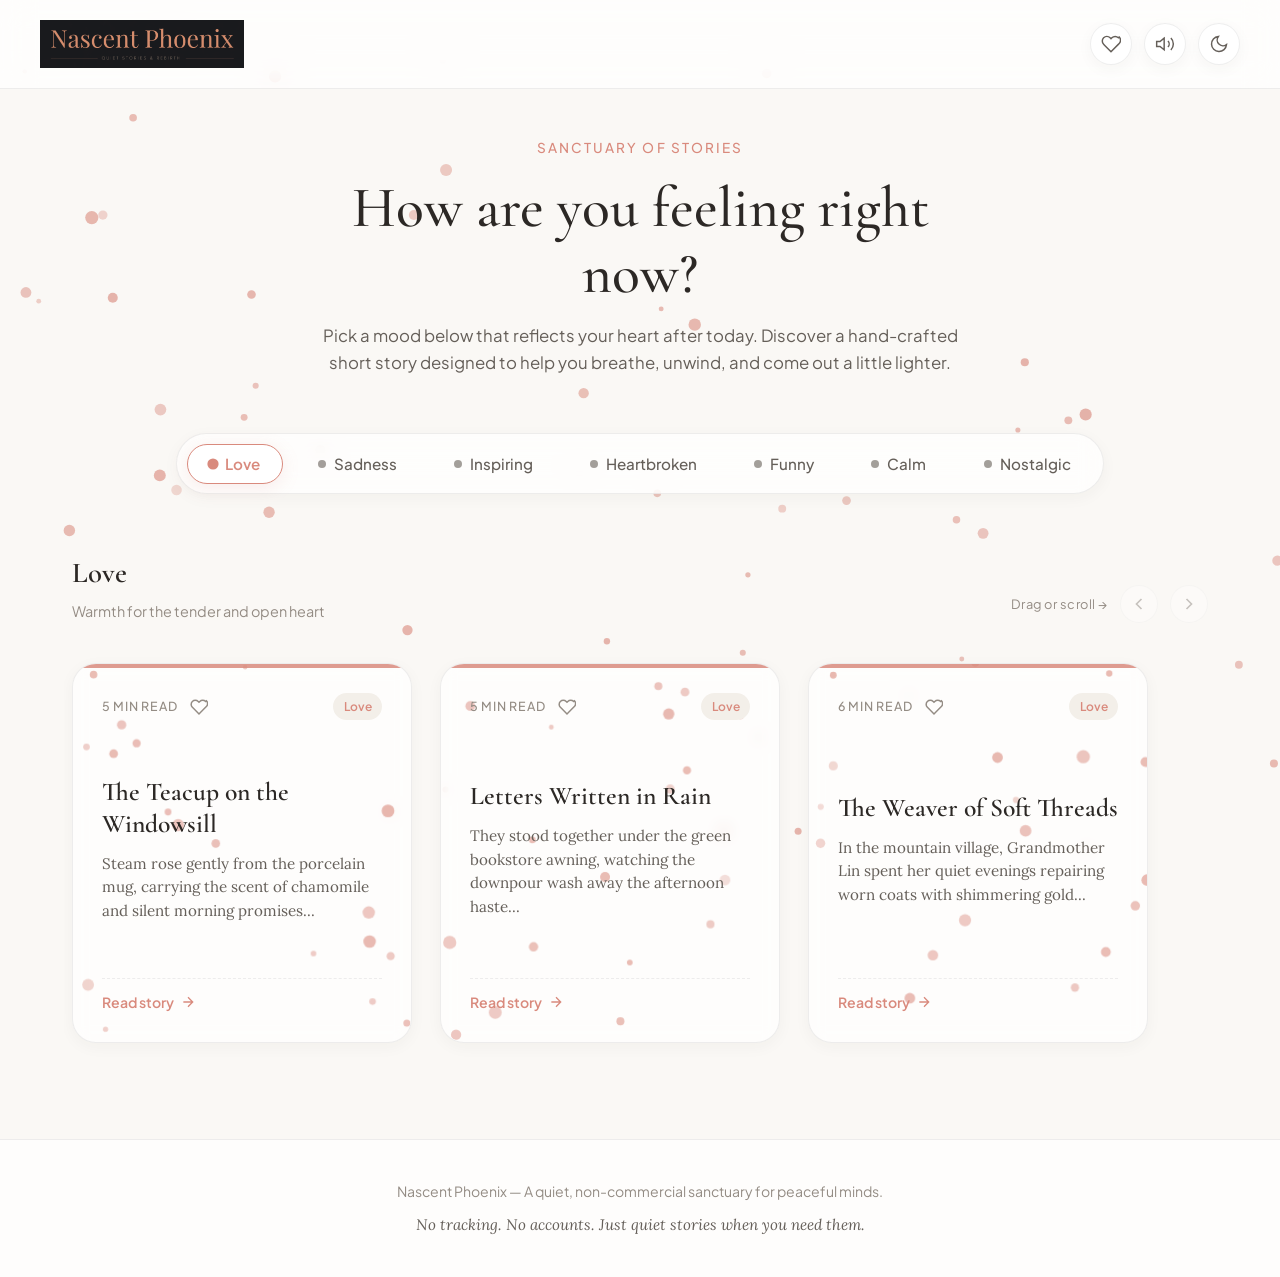
<file: index.html>
<!DOCTYPE html>
<html lang="en" data-theme="light">
<head>
    <meta charset="UTF-8">
    <meta name="viewport" content="width=device-width, initial-scale=1.0">
    <title>Nascent Phoenix | Quiet Stories for Peaceful Minds</title>

    <meta name="description" content="A quiet, non-commercial storytelling platform. Choose a mood, read a hand-crafted short story, and find peace and emotional release after a long day.">
    <link rel="canonical" href="https://nascentphoenix.online">
    <link rel="icon" type="image/svg+xml" href="assets/icons/logo.svg">

    <!-- Open Graph / Social Sharing -->
    <meta property="og:type" content="website">
    <meta property="og:url" content="https://nascentphoenix.online/">
    <meta property="og:title" content="Nascent Phoenix | Quiet Stories for Peaceful Minds">
    <meta property="og:description" content="A quiet space for emotional release. Hand-crafted short stories tailored to your current mood. No ads, no logins, no distractions.">
    <meta property="og:image" content="https://nascentphoenix.online/assets/images/logo.png">

    <!-- Twitter Cards -->
    <meta name="twitter:card" content="summary">
    <meta name="twitter:title" content="Nascent Phoenix | Quiet Stories">
    <meta name="twitter:description" content="A quiet space for peace and emotional release after a long day.">

    <!-- Google Fonts -->
    <link rel="preconnect" href="https://fonts.googleapis.com">
    <link rel="preconnect" href="https://fonts.gstatic.com" crossorigin>
    <link href="https://fonts.googleapis.com/css2?family=Cormorant+Garamond:ital,wght@0,400;0,500;0,600;0,700;1,400;1,600&family=Lora:ital,wght@0,400;0,500;0,600;1,400&family=Plus+Jakarta+Sans:wght@300;400;500;600;700&display=swap" rel="stylesheet">

    <!-- Stylesheet -->
    <link rel="stylesheet" href="style.css">
</head>
<body>

    <!-- HTML5 Background Particle & Atmosphere Canvas -->
    <canvas id="bg-canvas"></canvas>

    <div class="app-container">

        <!-- Floating Minimal Header -->
        <header class="site-header">
            <div class="header-content">
                <a href="#" class="brand-link" aria-label="Nascent Phoenix Home">
                    <img src="assets/images/logo.png" alt="Nascent Phoenix - Quiet Stories & Rebirth" class="brand-logo-img">
                </a>

                <div class="header-actions">
                    <!-- Saved Stories Drawer Toggle Button -->
                    <button class="icon-btn" id="saved-stories-btn" aria-label="Open Saved Stories Drawer" title="Saved Stories">
                        <svg viewBox="0 0 24 24" fill="none" stroke="currentColor" stroke-width="1.8">
                            <path d="M20.84 4.61a5.5 5.5 0 0 0-7.78 0L12 5.67l-1.06-1.06a5.5 5.5 0 0 0-7.78 7.78l1.06 1.06L12 21.23l8.78-8.78 1.06-1.06a5.5 5.5 0 0 0 0-7.78z"></path>
                        </svg>
                        <span class="saved-badge" id="saved-badge" style="display: none;">0</span>
                    </button>

                    <!-- Web Audio Soundscape Toggle -->
                    <button class="icon-btn" id="audio-toggle-btn" aria-label="Toggle Ambient Audio Soundscape" title="Enable Mood Ambient Soundscape">
                        <svg viewBox="0 0 24 24" fill="none" stroke="currentColor">
                            <path d="M11 5L6 9H2v6h4l5 4V5z"></path>
                            <path d="M19.07 4.93a10 10 0 0 1 0 14.14M15.54 8.46a5 5 0 0 1 0 7.07"></path>
                        </svg>
                        <span class="audio-pulse" style="display: none;"></span>
                    </button>

                    <!-- Theme Selector (Light Cream vs Dark Charcoal vs Warm Sepia) -->
                    <button class="icon-btn" id="theme-toggle-btn" aria-label="Toggle Canvas Theme" title="Switch Theme (Cream / Dark / Sepia)">
                        <svg viewBox="0 0 24 24" fill="none" stroke="currentColor">
                            <path d="M21 12.79A9 9 0 1 1 11.21 3 7 7 0 0 0 21 12.79z"></path>
                        </svg>
                    </button>
                </div>
            </div>
        </header>

        <!-- Main Quiet Experience Body -->
        <main class="main-content">

            <!-- Hero Section & Mood Prompt -->
            <section class="hero-prompt">
                <span class="hero-subtitle">Sanctuary of Stories</span>
                <h1 class="hero-title">How are you feeling right now?</h1>
                <p class="hero-description">
                    Pick a mood below that reflects your heart after today. Discover a hand-crafted short story designed to help you breathe, unwind, and come out a little lighter.
                </p>
            </section>

            <!-- Mood Selection Pills Bar -->
            <section class="mood-selector-wrapper" aria-label="Mood categories">
                <nav class="mood-pills-bar" id="mood-pills-bar">
                    <!-- Dynamic Mood Pills injected via script.js -->
                </nav>
            </section>

            <!-- Stories Carousel Section -->
            <section class="stories-deck-section" aria-label="Short Stories Deck">
                <div class="deck-header">
                    <div class="deck-info">
                        <h2 class="deck-mood-title" id="deck-mood-title">Love & Tenderness</h2>
                        <span class="deck-mood-tagline" id="deck-mood-tagline">Warmth for the tender and open heart</span>
                    </div>

                    <div class="deck-controls">
                        <span class="drag-hint">Drag or scroll &rarr;</span>
                        <button class="carousel-nav-btn" id="carousel-prev-btn" aria-label="Previous Stories" disabled>
                            <svg width="20" height="20" viewBox="0 0 24 24" fill="none" stroke="currentColor" stroke-width="2">
                                <path d="M15 18l-6-6 6-6"/>
                            </svg>
                        </button>
                        <button class="carousel-nav-btn" id="carousel-next-btn" aria-label="Next Stories">
                            <svg width="20" height="20" viewBox="0 0 24 24" fill="none" stroke="currentColor" stroke-width="2">
                                <path d="M9 18l6-6-6-6"/>
                            </svg>
                        </button>
                    </div>
                </div>

                <div class="carousel-track-wrapper" id="carousel-track-wrapper">
                    <div class="carousel-track" id="carousel-track">
                        <!-- Dynamic Story Cards injected via script.js -->
                    </div>
                </div>
            </section>

        </main>

        <!-- Quiet Footer -->
        <footer class="site-footer">
            <div class="footer-content">
                <p class="footer-text">Nascent Phoenix — A quiet, non-commercial sanctuary for peaceful minds.</p>
                <p class="footer-tagline">No tracking. No accounts. Just quiet stories when you need them.</p>
            </div>
        </footer>

    </div>

    <!-- Full-Screen Distraction-Free Reading Modal -->
    <div class="modal-overlay" id="reading-modal" role="dialog" aria-modal="true" aria-labelledby="reading-title">
        <!-- Dedicated In-Reading Mood Particle Canvas -->
        <canvas id="modal-canvas"></canvas>

        <div class="modal-container" id="modal-container">
            
            <!-- Sticky Control Bar with Scroll Reading Progress -->
            <div class="modal-header-actions">
                <div class="reading-progress-track">
                    <div class="reading-progress-bar" id="reading-progress-bar"></div>
                </div>

                <div class="font-size-controls">
                    <button class="font-btn" id="font-decrease-btn" title="Decrease Text Size" aria-label="Decrease text size">A-</button>
                    <button class="font-btn" id="font-increase-btn" title="Increase Text Size" aria-label="Increase text size">A+</button>
                </div>

                <button class="close-modal-btn" id="close-modal-btn" aria-label="Close reading view">
                    <span>Close</span>
                    <svg width="18" height="18" viewBox="0 0 24 24" fill="none" stroke="currentColor" stroke-width="2">
                        <line x1="18" y1="6" x2="6" y2="18"></line>
                        <line x1="6" y1="6" x2="18" y2="18"></line>
                    </svg>
                </button>
            </div>

            <!-- Reading Header Meta -->
            <div class="reading-meta">
                <span class="reading-mood-badge" id="reading-mood-badge">Love</span>
                <h1 class="reading-title" id="reading-title">The Teacup on the Windowsill</h1>
                <p class="reading-subtitle" id="reading-subtitle">A small gesture across a quiet morning</p>
                <div class="reading-divider"></div>
            </div>

            <!-- Optional Breath Rhythm Widget -->
            <div class="breath-widget">
                <div class="breath-circle-wrapper">
                    <div class="breath-circle"></div>
                </div>
                <span class="breath-label">Take a deep breath in... and let go...</span>
            </div>

            <!-- Reading Body Content (65ch constrained) -->
            <article class="reading-body" id="reading-body">
                <!-- Injected via script.js -->
            </article>

            <!-- Reflection & Grounding Box -->
            <div class="reflection-box">
                <p class="reflection-quote" id="reflection-quote">Notice the warmth in your hands right now. Someone's kindness has touched your life today.</p>
                <button class="finish-reading-btn" id="finish-reading-btn">Return to Quiet</button>
            </div>

        </div>
    </div>

    <!-- Saved Stories Drawer Modal -->
    <div class="drawer-overlay" id="saved-drawer-modal" role="dialog" aria-modal="true" aria-labelledby="saved-drawer-title">
        <div class="drawer-container">
            <div class="drawer-header">
                <h2 class="drawer-title" id="saved-drawer-title">Saved for Quiet Nights</h2>
                <button class="close-modal-btn" id="close-saved-drawer-btn" aria-label="Close Saved Drawer">
                    <svg width="18" height="18" viewBox="0 0 24 24" fill="none" stroke="currentColor" stroke-width="2">
                        <line x1="18" y1="6" x2="6" y2="18"></line>
                        <line x1="6" y1="6" x2="18" y2="18"></line>
                    </svg>
                </button>
            </div>
            <p class="drawer-subtitle">Stories you've bookmarked to return to whenever your heart needs solace.</p>
            <div class="drawer-list" id="saved-drawer-list">
                <!-- Dynamic saved stories injected via script.js -->
            </div>
        </div>
    </div>

    <!-- Time Spent in Peace Toast Notification -->
    <div class="peace-toast" id="peace-toast" role="status" aria-live="polite">
        <span class="toast-icon">✨</span>
        <span class="toast-message" id="toast-message">You spent 3 quiet minutes with yourself tonight.</span>
    </div>

    <!-- Application Script -->
    <script src="script.js"></script>
</body>
</html>
</file>
<file: style.css>
/* ==========================================================================
   Nascent Phoenix - Quiet Emotional Storytelling Platform
   Visual System & CSS Architecture (Complete Experience & Atmospheric Polish)
   ========================================================================== */

/* --------------------------------------------------------------------------
   1. Google Fonts & CSS Custom Properties
   -------------------------------------------------------------------------- */
@import url('https://fonts.googleapis.com/css2?family=Cormorant+Garamond:ital,wght@0,400;0,500;0,600;0,700;1,400;1,600&family=Lora:ital,wght@0,400;0,500;0,600;1,400&family=Plus+Jakarta+Sans:wght@300;400;500;600;700&display=swap');

:root {
  /* Color Palette - Default Light (Soft Cream) */
  --bg-primary: #FAF8F5;
  --bg-secondary: #F3EFE9;
  --bg-surface: #FFFFFF;
  --bg-surface-glass: rgba(255, 255, 255, 0.72);
  --bg-modal-glass: rgba(250, 248, 245, 0.76);
  
  --text-primary: #2C2825;
  --text-secondary: #655F59;
  --text-muted: #948C84;
  --border-color: rgba(44, 40, 37, 0.08);
  --border-hover: rgba(44, 40, 37, 0.16);
  
  --shadow-sm: 0 4px 16px rgba(44, 40, 37, 0.04);
  --shadow-md: 0 8px 30px rgba(44, 40, 37, 0.08);
  --shadow-lg: 0 16px 48px rgba(44, 40, 37, 0.12);
  
  /* Mood Accent Defaults */
  --current-mood-accent: #D98A7D;
  --current-mood-aura: rgba(217, 138, 125, 0.15);

  /* Fonts */
  --font-serif-heading: 'Cormorant Garamond', Georgia, serif;
  --font-serif-body: 'Lora', Georgia, serif;
  --font-sans: 'Plus Jakarta Sans', -apple-system, BlinkMacSystemFont, sans-serif;

  /* Layout */
  --radius-sm: 8px;
  --radius-md: 16px;
  --radius-lg: 24px;
  --radius-pill: 9999px;
  --max-width: 1200px;
  
  --transition-fast: 0.2s cubic-bezier(0.16, 1, 0.3, 1);
  --transition-normal: 0.35s cubic-bezier(0.16, 1, 0.3, 1);
  --transition-slow: 0.6s cubic-bezier(0.16, 1, 0.3, 1);
}

/* Dark Mode Theme Overrides (Muted Charcoal) */
[data-theme="dark"] {
  --bg-primary: #151413;
  --bg-secondary: #1E1D1B;
  --bg-surface: #252321;
  --bg-surface-glass: rgba(37, 35, 33, 0.75);
  --bg-modal-glass: rgba(21, 20, 19, 0.78);
  
  --text-primary: #F2EFEA;
  --text-secondary: #B8B2A9;
  --text-muted: #7E776F;
  --border-color: rgba(242, 239, 234, 0.09);
  --border-hover: rgba(242, 239, 234, 0.2);
  
  --shadow-sm: 0 4px 16px rgba(0, 0, 0, 0.25);
  --shadow-md: 0 8px 30px rgba(0, 0, 0, 0.4);
  --shadow-lg: 0 16px 48px rgba(0, 0, 0, 0.55);
}

/* Warm Sepia Theme (Bedtime Bluelight Reduction) */
[data-theme="sepia"] {
  --bg-primary: #F7F1E5;
  --bg-secondary: #EFE6D5;
  --bg-surface: #FFFDF7;
  --bg-surface-glass: rgba(255, 253, 247, 0.76);
  --bg-modal-glass: rgba(247, 241, 229, 0.78);
  
  --text-primary: #3D342B;
  --text-secondary: #706254;
  --text-muted: #9E8F7F;
  --border-color: rgba(61, 52, 43, 0.1);
  --border-hover: rgba(61, 52, 43, 0.22);
  
  --shadow-sm: 0 4px 16px rgba(61, 52, 43, 0.05);
  --shadow-md: 0 8px 30px rgba(61, 52, 43, 0.09);
  --shadow-lg: 0 16px 48px rgba(61, 52, 43, 0.14);
}

/* --------------------------------------------------------------------------
   2. Reset & Base Styling
   -------------------------------------------------------------------------- */
*, *::before, *::after {
  box-sizing: border-box;
  margin: 0;
  padding: 0;
}

html {
  scroll-behavior: smooth;
  font-size: 16px;
}

body {
  font-family: var(--font-sans);
  background-color: var(--bg-primary);
  color: var(--text-primary);
  line-height: 1.6;
  min-height: 100vh;
  overflow-x: hidden;
  position: relative;
  transition: background-color var(--transition-slow), color var(--transition-slow);
  -webkit-font-smoothing: antialiased;
  -moz-osx-font-smoothing: grayscale;
}

/* Background Canvas */
#bg-canvas {
  position: fixed;
  top: 0;
  left: 0;
  width: 100vw;
  height: 100vh;
  z-index: 0;
  pointer-events: none;
  opacity: 0.9;
  transition: opacity var(--transition-slow);
}

/* App Container */
.app-container {
  position: relative;
  z-index: 1;
  display: flex;
  flex-direction: column;
  min-height: 100vh;
}

/* --------------------------------------------------------------------------
   3. Header & Navigation
   -------------------------------------------------------------------------- */
.site-header {
  position: sticky;
  top: 0;
  z-index: 100;
  padding: 1.25rem 2rem;
  background: var(--bg-surface-glass);
  backdrop-filter: blur(16px);
  -webkit-backdrop-filter: blur(16px);
  border-bottom: 1px solid var(--border-color);
  transition: background var(--transition-normal), border-color var(--transition-normal);
}

.header-content {
  max-width: var(--max-width);
  margin: 0 auto;
  display: flex;
  align-items: center;
  justify-content: space-between;
}

.brand-link {
  display: flex;
  align-items: center;
  gap: 0.85rem;
  text-decoration: none;
  color: var(--text-primary);
}

.brand-logo-img {
  height: 48px;
  width: auto;
  max-width: 100%;
  object-fit: contain;
  display: block;
}

/* Header Controls */
.header-actions {
  display: flex;
  align-items: center;
  gap: 0.75rem;
}

.icon-btn {
  background: var(--bg-surface);
  border: 1px solid var(--border-color);
  color: var(--text-secondary);
  width: 42px;
  height: 42px;
  border-radius: var(--radius-pill);
  display: inline-flex;
  align-items: center;
  justify-content: center;
  cursor: pointer;
  transition: all var(--transition-fast);
  box-shadow: var(--shadow-sm);
  position: relative;
}

.icon-btn:hover {
  color: var(--text-primary);
  border-color: var(--border-hover);
  transform: translateY(-2px);
  box-shadow: var(--shadow-md);
}

.icon-btn svg {
  width: 20px;
  height: 20px;
  stroke-width: 1.75;
}

.icon-btn.active {
  color: var(--current-mood-accent);
  border-color: var(--current-mood-accent);
  background: var(--bg-secondary);
}

/* Saved Stories Counter Badge */
.saved-badge {
  position: absolute;
  top: -4px;
  right: -4px;
  background: var(--current-mood-accent);
  color: #FFFFFF;
  font-size: 0.72rem;
  font-weight: 700;
  width: 18px;
  height: 18px;
  border-radius: 50%;
  display: flex;
  align-items: center;
  justify-content: center;
}

/* Audio Indicator Pulse */
.audio-pulse {
  position: absolute;
  top: 6px;
  right: 6px;
  width: 7px;
  height: 7px;
  border-radius: 50%;
  background: var(--current-mood-accent);
  animation: pulseGlow 2s infinite ease-in-out;
}

@keyframes pulseGlow {
  0% { transform: scale(0.9); opacity: 0.6; }
  50% { transform: scale(1.4); opacity: 1; }
  100% { transform: scale(0.9); opacity: 0.6; }
}

/* --------------------------------------------------------------------------
   4. Hero Section & Mood Selection Prompt
   -------------------------------------------------------------------------- */
.main-content {
  flex: 1;
  max-width: var(--max-width);
  width: 100%;
  margin: 0 auto;
  padding: 3rem 1.5rem 4rem;
  display: flex;
  flex-direction: column;
  gap: 3rem;
}

.hero-prompt {
  text-align: center;
  max-width: 680px;
  margin: 0 auto;
  display: flex;
  flex-direction: column;
  align-items: center;
  gap: 1rem;
}

.hero-subtitle {
  font-size: 0.85rem;
  font-weight: 500;
  text-transform: uppercase;
  letter-spacing: 0.15em;
  color: var(--current-mood-accent);
  transition: color var(--transition-slow);
}

.hero-title {
  font-family: var(--font-serif-heading);
  font-size: clamp(2.4rem, 5vw, 3.6rem);
  font-weight: 500;
  line-height: 1.15;
  color: var(--text-primary);
}

.hero-description {
  font-size: 1.05rem;
  color: var(--text-secondary);
  font-weight: 400;
  line-height: 1.6;
}

/* --------------------------------------------------------------------------
   5. Mood Selector Pills
   -------------------------------------------------------------------------- */
.mood-selector-wrapper {
  width: 100%;
  display: flex;
  justify-content: center;
  padding: 0.5rem 0;
}

.mood-pills-bar {
  display: flex;
  align-items: center;
  justify-content: center;
  flex-wrap: wrap;
  gap: 0.75rem;
  padding: 0.6rem;
  background: var(--bg-surface-glass);
  backdrop-filter: blur(12px);
  -webkit-backdrop-filter: blur(12px);
  border: 1px solid var(--border-color);
  border-radius: var(--radius-pill);
  box-shadow: var(--shadow-sm);
}

.mood-pill {
  background: transparent;
  border: 1px solid transparent;
  color: var(--text-secondary);
  font-family: var(--font-sans);
  font-size: 0.95rem;
  font-weight: 500;
  padding: 0.6rem 1.35rem;
  border-radius: var(--radius-pill);
  cursor: pointer;
  transition: all var(--transition-fast);
  display: flex;
  align-items: center;
  gap: 0.5rem;
}

.mood-dot {
  width: 8px;
  height: 8px;
  border-radius: 50%;
  background: currentColor;
  opacity: 0.6;
  transition: transform var(--transition-fast), opacity var(--transition-fast);
}

.mood-pill:hover {
  color: var(--text-primary);
  background: var(--bg-secondary);
  transform: translateY(-1px);
}

.mood-pill:hover .mood-dot {
  opacity: 1;
  transform: scale(1.3);
}

.mood-pill.active {
  background: var(--bg-surface);
  color: var(--mood-accent-color, var(--text-primary));
  border-color: var(--mood-accent-color, var(--border-hover));
  box-shadow: 0 4px 18px var(--mood-aura-color, rgba(0,0,0,0.06));
  font-weight: 600;
}

.mood-pill.active .mood-dot {
  opacity: 1;
  transform: scale(1.4);
  background: var(--mood-accent-color);
}

/* --------------------------------------------------------------------------
   6. Carousel & Story Deck
   -------------------------------------------------------------------------- */
.stories-deck-section {
  display: flex;
  flex-direction: column;
  gap: 1.5rem;
  position: relative;
}

.deck-header {
  display: flex;
  align-items: flex-end;
  justify-content: space-between;
  padding: 0 0.5rem;
}

.deck-info {
  display: flex;
  flex-direction: column;
  gap: 0.25rem;
}

.deck-mood-title {
  font-family: var(--font-serif-heading);
  font-size: 1.8rem;
  font-weight: 600;
  color: var(--text-primary);
}

.deck-mood-tagline {
  font-size: 0.9rem;
  color: var(--text-muted);
}

.deck-controls {
  display: flex;
  align-items: center;
  gap: 0.75rem;
}

.drag-hint {
  font-size: 0.8rem;
  color: var(--text-muted);
  letter-spacing: 0.04em;
}

.carousel-nav-btn {
  width: 38px;
  height: 38px;
  border-radius: 50%;
  background: var(--bg-surface);
  border: 1px solid var(--border-color);
  color: var(--text-secondary);
  display: flex;
  align-items: center;
  justify-content: center;
  cursor: pointer;
  transition: all var(--transition-fast);
}

.carousel-nav-btn:hover:not(:disabled) {
  color: var(--text-primary);
  border-color: var(--border-hover);
  transform: translateY(-1px);
  box-shadow: var(--shadow-sm);
}

.carousel-nav-btn:disabled {
  opacity: 0.35;
  cursor: default;
}

/* Horizontal Track */
.carousel-track-wrapper {
  overflow-x: auto;
  overflow-y: hidden;
  padding: 1rem 0.5rem 2rem;
  scroll-behavior: smooth;
  -webkit-overflow-scrolling: touch;
  scrollbar-width: none;
  cursor: grab;
}

.carousel-track-wrapper::-webkit-scrollbar {
  display: none;
}

.carousel-track-wrapper:active {
  cursor: grabbing;
}

.carousel-track {
  display: flex;
  gap: 1.75rem;
  width: max-content;
}

/* --------------------------------------------------------------------------
   7. Story Cards (3D Tilt & Save Bookmark Toggle)
   -------------------------------------------------------------------------- */
.story-card {
  width: 340px;
  min-height: 380px;
  background: var(--bg-surface-glass);
  backdrop-filter: blur(8px);
  -webkit-backdrop-filter: blur(8px);
  border: 1px solid var(--border-color);
  border-radius: var(--radius-lg);
  padding: 1.8rem;
  display: flex;
  flex-direction: column;
  justify-content: space-between;
  gap: 1.25rem;
  box-shadow: var(--shadow-sm);
  transition: transform 0.2s ease-out, box-shadow var(--transition-normal), border-color var(--transition-normal);
  position: relative;
  overflow: hidden;
  user-select: none;
  transform-style: preserve-3d;
}

/* Individual Card Mini-Canvas Live Animation */
.card-mini-canvas {
  position: absolute;
  top: 0;
  left: 0;
  width: 100%;
  height: 100%;
  pointer-events: none;
  z-index: 1;
  opacity: 0.85;
  border-radius: var(--radius-lg);
}

.card-top,
.card-body,
.card-footer {
  position: relative;
  z-index: 2;
}

.story-card::before {
  content: '';
  position: absolute;
  top: 0;
  left: 0;
  width: 100%;
  height: 4px;
  background: var(--card-accent, var(--current-mood-accent));
  opacity: 0.85;
  z-index: 3;
}

.story-card:hover {
  box-shadow: var(--shadow-lg), 0 12px 28px var(--card-aura, rgba(0,0,0,0.06));
  border-color: var(--border-hover);
}

.card-top {
  display: flex;
  align-items: center;
  justify-content: space-between;
}

.card-top-left {
  display: flex;
  align-items: center;
  gap: 0.6rem;
}

.card-read-time {
  font-size: 0.78rem;
  font-weight: 500;
  color: var(--text-muted);
  text-transform: uppercase;
  letter-spacing: 0.06em;
}

.save-story-btn {
  background: transparent;
  border: none;
  color: var(--text-muted);
  cursor: pointer;
  padding: 0.2rem;
  display: inline-flex;
  align-items: center;
  transition: all var(--transition-fast);
}

.save-story-btn:hover {
  color: var(--card-accent, var(--text-primary));
  transform: scale(1.15);
}

.save-story-btn.saved {
  color: var(--card-accent, #D98A7D);
}

.save-story-btn svg {
  width: 18px;
  height: 18px;
  stroke-width: 2;
}

.card-mood-badge {
  font-size: 0.75rem;
  font-weight: 600;
  padding: 0.25rem 0.65rem;
  border-radius: var(--radius-pill);
  background: var(--bg-secondary);
  color: var(--card-accent, var(--text-secondary));
}

.card-body {
  display: flex;
  flex-direction: column;
  gap: 0.75rem;
}

.card-title {
  font-family: var(--font-serif-heading);
  font-size: 1.6rem;
  font-weight: 600;
  line-height: 1.25;
  color: var(--text-primary);
}

.card-excerpt {
  font-family: var(--font-serif-body);
  font-size: 0.95rem;
  color: var(--text-secondary);
  line-height: 1.55;
  display: -webkit-box;
  -webkit-line-clamp: 4;
  -webkit-box-orient: vertical;
  overflow: hidden;
}

.card-footer {
  display: flex;
  align-items: center;
  justify-content: space-between;
  padding-top: 0.75rem;
  border-top: 1px dashed var(--border-color);
}

.card-action-text {
  font-size: 0.88rem;
  font-weight: 600;
  color: var(--card-accent, var(--text-primary));
  display: flex;
  align-items: center;
  gap: 0.4rem;
  transition: gap var(--transition-fast);
}

.story-card:hover .card-action-text {
  gap: 0.65rem;
}

/* Stagger Entrance Animations */
.story-card {
  opacity: 0;
  transform: translateY(20px);
  animation: cardFadeIn 0.5s cubic-bezier(0.16, 1, 0.3, 1) forwards;
}

@keyframes cardFadeIn {
  to {
    opacity: 1;
    transform: translateY(0);
  }
}

/* --------------------------------------------------------------------------
   8. Full-Screen Live Reading Modal & Mood Closing Animations
   -------------------------------------------------------------------------- */
.modal-overlay {
  position: fixed;
  top: 0;
  left: 0;
  width: 100vw;
  height: 100vh;
  z-index: 500;
  background: var(--bg-modal-glass);
  backdrop-filter: blur(12px);
  -webkit-backdrop-filter: blur(12px);
  display: flex;
  justify-content: center;
  overflow-y: auto;
  opacity: 0;
  pointer-events: none;
  transition: opacity var(--transition-normal);
}

.modal-overlay.active {
  opacity: 1;
  pointer-events: auto;
}

/* Dedicated In-Reading Animation Canvas */
#modal-canvas {
  position: fixed;
  top: 0;
  left: 0;
  width: 100vw;
  height: 100vh;
  z-index: 1;
  pointer-events: none;
  opacity: 0.92;
}

.modal-container {
  width: 100%;
  max-width: 780px;
  padding: 3rem 2rem 6rem;
  margin: auto 0;
  display: flex;
  flex-direction: column;
  gap: 2.5rem;
  position: relative;
  z-index: 2;
  transform: translateY(30px);
  transition: transform var(--transition-normal), opacity var(--transition-normal);
}

.modal-overlay.active .modal-container {
  transform: translateY(0);
}

/* 4-6s Physiological Breathing Pace Pulse on Modal Aura */
.modal-container::before {
  content: '';
  position: absolute;
  top: 15%;
  left: 50%;
  transform: translateX(-50%);
  width: 90%;
  height: 70%;
  background: radial-gradient(circle, var(--modal-accent, var(--current-mood-accent)) 0%, transparent 70%);
  opacity: 0.12;
  filter: blur(60px);
  pointer-events: none;
  z-index: -1;
  animation: physiologicalBreathingPulse 5s infinite ease-in-out;
}

@keyframes physiologicalBreathingPulse {
  0% { transform: translateX(-50%) scale(0.92); opacity: 0.07; }
  50% { transform: translateX(-50%) scale(1.18); opacity: 0.19; }
  100% { transform: translateX(-50%) scale(0.92); opacity: 0.07; }
}

/* Mood-Matched Exit Transition Animations */
.modal-container.closing-love {
  transform: translateY(-40px) scale(0.96);
  opacity: 0;
  transition: all 0.45s ease-in;
}

.modal-container.closing-sad {
  transform: translateY(40px) scale(0.96);
  opacity: 0;
  transition: all 0.5s cubic-bezier(0.4, 0, 1, 1);
}

.modal-container.closing-inspiring {
  transform: translateY(-50px) scale(1.03);
  opacity: 0;
  transition: all 0.4s ease-out;
}

.modal-container.closing-heartbroken {
  transform: scale(0.92);
  opacity: 0;
  filter: blur(6px);
  transition: all 0.5s ease-in-out;
}

.modal-container.closing-funny {
  transform: translateY(25px) rotate(-1deg);
  opacity: 0;
  transition: all 0.35s cubic-bezier(0.175, 0.885, 0.32, 1.275);
}

/* Modal Close & Progress Header Bar */
.modal-header-actions {
  position: sticky;
  top: 1.5rem;
  z-index: 10;
  display: flex;
  align-items: center;
  justify-content: space-between;
  background: var(--bg-surface-glass);
  backdrop-filter: blur(16px);
  -webkit-backdrop-filter: blur(16px);
  padding: 0.65rem 1.25rem;
  border: 1px solid var(--border-color);
  border-radius: var(--radius-pill);
  box-shadow: var(--shadow-sm);
  position: relative;
  overflow: hidden;
}

/* Reading Progress Track & Fill Bar */
.reading-progress-track {
  position: absolute;
  bottom: 0;
  left: 0;
  width: 100%;
  height: 3px;
  background: rgba(0, 0, 0, 0.04);
}

.reading-progress-bar {
  height: 100%;
  width: 0%;
  background: var(--modal-accent, var(--current-mood-accent));
  box-shadow: 0 0 8px var(--modal-accent, var(--current-mood-accent));
  transition: width 0.1s linear;
}

.font-size-controls {
  display: flex;
  align-items: center;
  gap: 0.35rem;
}

.font-btn {
  background: transparent;
  border: none;
  color: var(--text-secondary);
  font-family: var(--font-sans);
  font-weight: 600;
  font-size: 0.85rem;
  padding: 0.25rem 0.6rem;
  border-radius: var(--radius-sm);
  cursor: pointer;
  transition: all var(--transition-fast);
}

.font-btn:hover {
  color: var(--text-primary);
  background: var(--bg-secondary);
}

.close-modal-btn {
  background: transparent;
  border: none;
  color: var(--text-secondary);
  font-family: var(--font-sans);
  font-size: 0.88rem;
  font-weight: 500;
  cursor: pointer;
  display: flex;
  align-items: center;
  gap: 0.4rem;
  padding: 0.3rem 0.75rem;
  border-radius: var(--radius-pill);
  transition: all var(--transition-fast);
}

.close-modal-btn:hover {
  color: var(--text-primary);
  background: var(--bg-secondary);
}

/* Reading Content */
.reading-meta {
  display: flex;
  flex-direction: column;
  align-items: center;
  text-align: center;
  gap: 0.85rem;
}

.reading-mood-badge {
  font-size: 0.8rem;
  font-weight: 600;
  text-transform: uppercase;
  letter-spacing: 0.12em;
  color: var(--modal-accent, var(--current-mood-accent));
}

.reading-title {
  font-family: var(--font-serif-heading);
  font-size: clamp(2.2rem, 4.5vw, 3.2rem);
  font-weight: 600;
  line-height: 1.15;
  color: var(--text-primary);
}

.reading-subtitle {
  font-family: var(--font-serif-body);
  font-style: italic;
  font-size: 1.15rem;
  color: var(--text-secondary);
}

.reading-divider {
  width: 48px;
  height: 2px;
  background: var(--modal-accent, var(--current-mood-accent));
  opacity: 0.55;
  border-radius: 2px;
  margin: 0.5rem 0;
}

/* Breath Rhythm Widget */
.breath-widget {
  display: flex;
  flex-direction: column;
  align-items: center;
  gap: 0.75rem;
  padding: 1.25rem;
  background: var(--bg-surface-glass);
  backdrop-filter: blur(8px);
  border: 1px solid var(--border-color);
  border-radius: var(--radius-md);
  margin: 0 auto;
  max-width: 320px;
  width: 100%;
}

.breath-circle-wrapper {
  width: 60px;
  height: 60px;
  display: flex;
  align-items: center;
  justify-content: center;
  position: relative;
}

.breath-circle {
  width: 32px;
  height: 32px;
  border-radius: 50%;
  background: var(--modal-accent, var(--current-mood-accent));
  opacity: 0.25;
  box-shadow: 0 0 24px var(--modal-accent, var(--current-mood-accent));
  animation: breathAnimation 8s infinite ease-in-out;
}

@keyframes breathAnimation {
  0% { transform: scale(1); opacity: 0.2; }
  40% { transform: scale(1.85); opacity: 0.7; }
  60% { transform: scale(1.85); opacity: 0.7; }
  100% { transform: scale(1); opacity: 0.2; }
}

.breath-label {
  font-size: 0.8rem;
  font-weight: 500;
  color: var(--text-muted);
  letter-spacing: 0.04em;
}

/* Story Prose (Optimal 65ch measure) */
.reading-body {
  font-family: var(--font-serif-body);
  font-size: var(--user-font-size, 1.2rem);
  line-height: 1.88;
  letter-spacing: 0.01em;
  color: var(--text-primary);
  display: flex;
  flex-direction: column;
  gap: 1.65rem;
  max-width: 65ch;
  margin: 0 auto;
  width: 100%;
}

.reading-body p {
  text-indent: 0;
}

.reading-body p:first-of-type::first-letter {
  font-family: var(--font-serif-heading);
  font-size: 2.8em;
  font-weight: 600;
  line-height: 0.8;
  float: left;
  margin-right: 0.4rem;
  margin-top: 0.15rem;
  color: var(--modal-accent, var(--text-primary));
}

/* Reflection Box */
.reflection-box {
  margin: 2rem auto 0;
  max-width: 65ch;
  width: 100%;
  padding: 2.2rem;
  background: var(--bg-surface-glass);
  backdrop-filter: blur(12px);
  border: 1px solid var(--border-color);
  border-radius: var(--radius-md);
  display: flex;
  flex-direction: column;
  align-items: center;
  text-align: center;
  gap: 1.35rem;
  box-shadow: var(--shadow-sm);
}

.reflection-quote {
  font-family: var(--font-serif-body);
  font-style: italic;
  font-size: 1.1rem;
  color: var(--text-secondary);
  line-height: 1.6;
}

.finish-reading-btn {
  background: var(--modal-accent, var(--text-primary));
  color: #FFFFFF;
  border: none;
  font-family: var(--font-sans);
  font-size: 0.95rem;
  font-weight: 600;
  padding: 0.75rem 1.8rem;
  border-radius: var(--radius-pill);
  cursor: pointer;
  transition: all var(--transition-fast);
  box-shadow: 0 4px 14px rgba(0,0,0,0.12);
}

.finish-reading-btn:hover {
  transform: translateY(-2px);
  box-shadow: 0 6px 20px rgba(0,0,0,0.18);
  opacity: 0.95;
}

/* --------------------------------------------------------------------------
   9. Saved Stories Drawer Modal
   -------------------------------------------------------------------------- */
.drawer-overlay {
  position: fixed;
  top: 0;
  left: 0;
  width: 100vw;
  height: 100vh;
  z-index: 900;
  background: rgba(0,0,0,0.4);
  backdrop-filter: blur(8px);
  opacity: 0;
  pointer-events: none;
  transition: opacity var(--transition-normal);
  display: flex;
  justify-content: flex-end;
}

.drawer-overlay.active {
  opacity: 1;
  pointer-events: auto;
}

.drawer-container {
  width: 100%;
  max-width: 440px;
  height: 100vh;
  background: var(--bg-surface);
  padding: 2.5rem 1.8rem;
  display: flex;
  flex-direction: column;
  gap: 1.5rem;
  box-shadow: var(--shadow-lg);
  transform: translateX(100%);
  transition: transform var(--transition-normal);
  overflow-y: auto;
}

.drawer-overlay.active .drawer-container {
  transform: translateX(0);
}

.drawer-header {
  display: flex;
  align-items: center;
  justify-content: space-between;
}

.drawer-title {
  font-family: var(--font-serif-heading);
  font-size: 1.6rem;
  font-weight: 600;
  color: var(--text-primary);
}

.drawer-subtitle {
  font-size: 0.9rem;
  color: var(--text-secondary);
}

.drawer-list {
  display: flex;
  flex-direction: column;
  gap: 1rem;
  margin-top: 0.5rem;
}

.saved-item-card {
  padding: 1.2rem;
  background: var(--bg-secondary);
  border: 1px solid var(--border-color);
  border-radius: var(--radius-md);
  display: flex;
  flex-direction: column;
  gap: 0.5rem;
  cursor: pointer;
  transition: all var(--transition-fast);
}

.saved-item-card:hover {
  border-color: var(--border-hover);
  transform: translateY(-2px);
}

.saved-item-title {
  font-family: var(--font-serif-heading);
  font-size: 1.2rem;
  font-weight: 600;
}

/* --------------------------------------------------------------------------
   10. Time Spent in Peace Toast Notification
   -------------------------------------------------------------------------- */
.peace-toast {
  position: fixed;
  bottom: 2rem;
  left: 50%;
  transform: translateX(-50%) translateY(40px);
  z-index: 1200;
  background: var(--bg-surface);
  color: var(--text-primary);
  border: 1px solid var(--border-color);
  padding: 0.75rem 1.5rem;
  border-radius: var(--radius-pill);
  box-shadow: var(--shadow-md);
  display: flex;
  align-items: center;
  gap: 0.6rem;
  font-size: 0.92rem;
  font-weight: 500;
  opacity: 0;
  pointer-events: none;
  transition: all var(--transition-normal);
}

.peace-toast.active {
  opacity: 1;
  transform: translateX(-50%) translateY(0);
}

/* --------------------------------------------------------------------------
   11. Footer & Responsive Adjustments
   -------------------------------------------------------------------------- */
.site-footer {
  padding: 2.5rem 1.5rem;
  border-top: 1px solid var(--border-color);
  text-align: center;
  background: var(--bg-surface-glass);
}

.footer-content {
  max-width: var(--max-width);
  margin: 0 auto;
  display: flex;
  flex-direction: column;
  align-items: center;
  gap: 0.6rem;
}

.footer-text {
  font-size: 0.88rem;
  color: var(--text-muted);
}

.footer-tagline {
  font-family: var(--font-serif-body);
  font-style: italic;
  font-size: 0.95rem;
  color: var(--text-secondary);
}

/* Reduced Motion Accessibility */
@media (prefers-reduced-motion: reduce) {
  *, *::before, *::after {
    animation-duration: 0.01ms !important;
    transition-duration: 0.01ms !important;
  }
  #bg-canvas, #modal-canvas {
    display: none !important;
  }
}

@media (max-width: 768px) {
  .site-header {
    padding: 1rem;
  }
  
  .main-content {
    padding: 2rem 1rem 3rem;
    gap: 2rem;
  }
  
  .mood-pills-bar {
    border-radius: var(--radius-md);
    justify-content: flex-start;
    overflow-x: auto;
    width: 100%;
    scrollbar-width: none;
  }

  .story-card {
    width: 290px;
    min-height: 360px;
    padding: 1.4rem;
  }

  .modal-container {
    padding: 2rem 1.25rem 4rem;
  }
}
</file>
